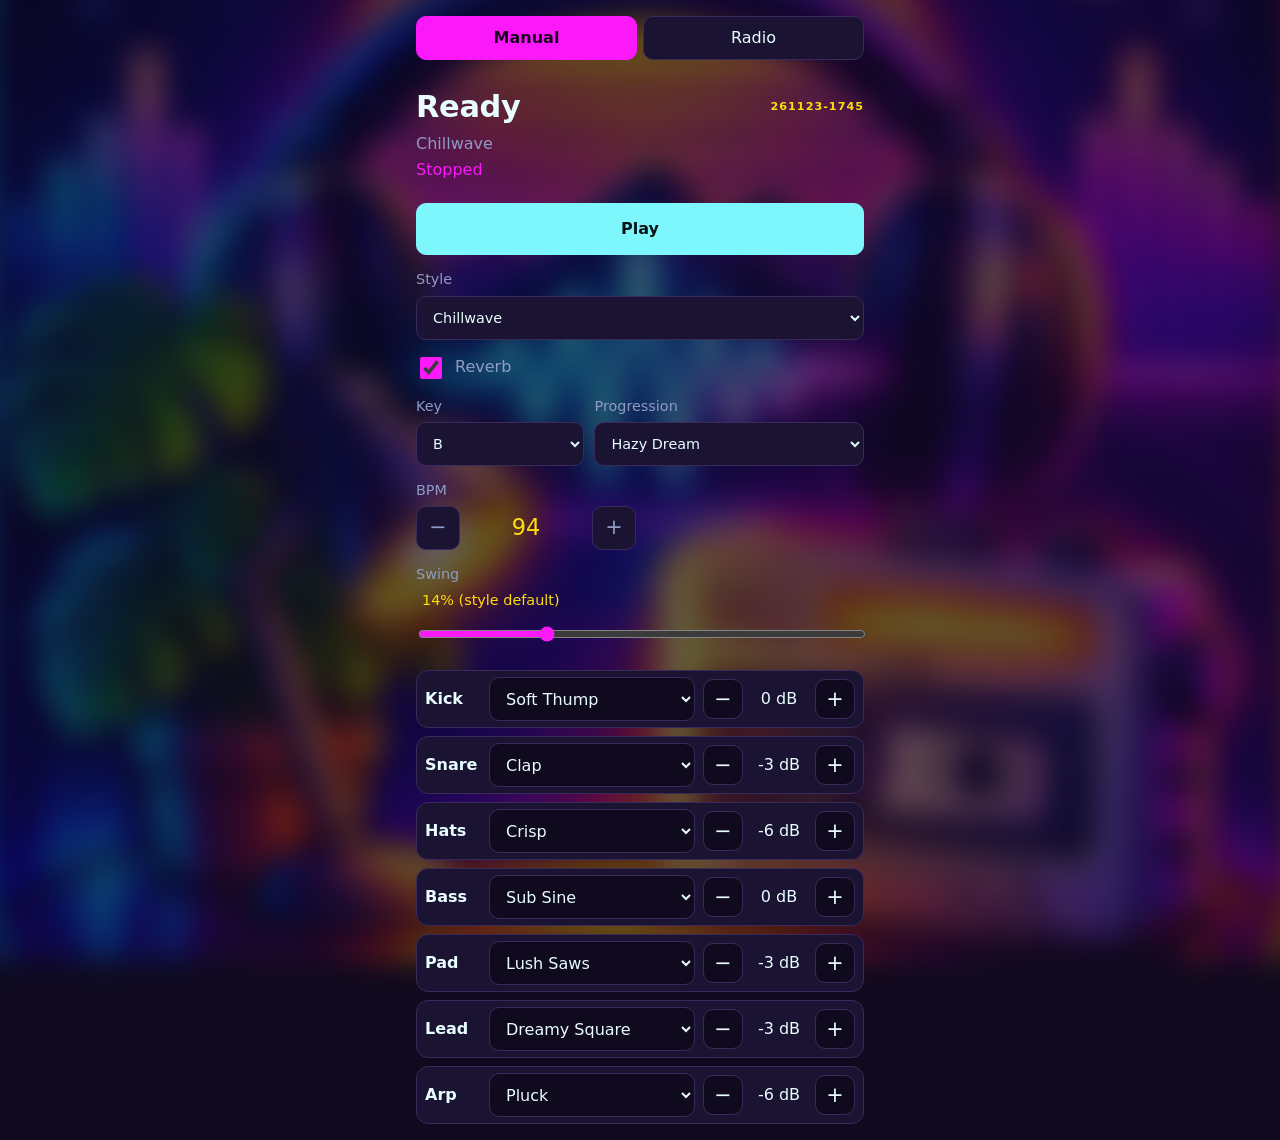
<file: index.html>
<!DOCTYPE html>
<html lang="en">
<head>
  <meta charset="utf-8">
  <meta name="viewport" content="width=device-width, initial-scale=1, viewport-fit=cover">
  <meta name="theme-color" content="#0f0a1e">
  <title>Chill Radio</title>
  <link rel="manifest" href="manifest.json">
  <link rel="icon" href="app-icons/app-icon-192.png">
  <link rel="apple-touch-icon" href="app-icons/app-icon-192.png">
  <link rel="stylesheet" href="css/style.css">
</head>
<body>
  <main>
    <div class="seg" role="group" aria-label="Mode">
      <button data-mode="manual" aria-pressed="true">Manual</button>
      <button data-mode="radio" aria-pressed="false">Radio</button>
    </div>

    <section class="now" aria-live="polite">
      <div class="titlebar">
        <h1 id="title">Ready</h1>
        <!-- build stamp: tap to show the event log -->
        <span class="build" id="ver">261123-1745</span>
      </div>
      <p id="meta"></p>
      <p id="section">Stopped</p>
      <p id="active"></p>
      <pre id="dbg" hidden></pre>
    </section>

    <div class="transport">
      <button id="play" class="primary">Play</button>
      <button id="next" hidden>Next song</button>
    </div>

    <label class="field">Style <select id="style"></select></label>
    <label class="check" id="all-styles-row" hidden><input type="checkbox" id="all-styles"> Radio hops between styles</label>
    <fieldset class="pool" id="radio-pool" hidden>
      <legend id="pool-title">Styles in rotation</legend>
      <div class="pool-actions">
        <button type="button" id="pool-all">Select all</button>
        <button type="button" id="pool-none">Select none</button>
      </div>
      <div id="pool-list"></div>
      <p id="pool-hint" hidden>Nothing ticked: Radio will hop between all styles.</p>
    </fieldset>

    <label class="check"><input type="checkbox" id="reverb"> Reverb</label>

    <div class="grid">
      <label class="field">Key <select id="key"></select></label>
      <label class="field">Progression <select id="prog"></select></label>
    </div>

    <div class="field">BPM
      <div class="level big">
        <button id="bpm-down" aria-label="Slower">−</button>
        <output id="bpm">0</output>
        <button id="bpm-up" aria-label="Faster">+</button>
      </div>
    </div>

    <div class="field">Swing <output id="swing-out"></output>
      <input type="range" id="swing" min="0" max="50" step="1" aria-label="Swing">
      <button id="swing-reset" type="button" hidden>Use style default</button>
    </div>

    <section id="mixer" aria-label="Instruments"></section>
  </main>
  <script type="module" src="js/app.js"></script>
</body>
</html>
</file>
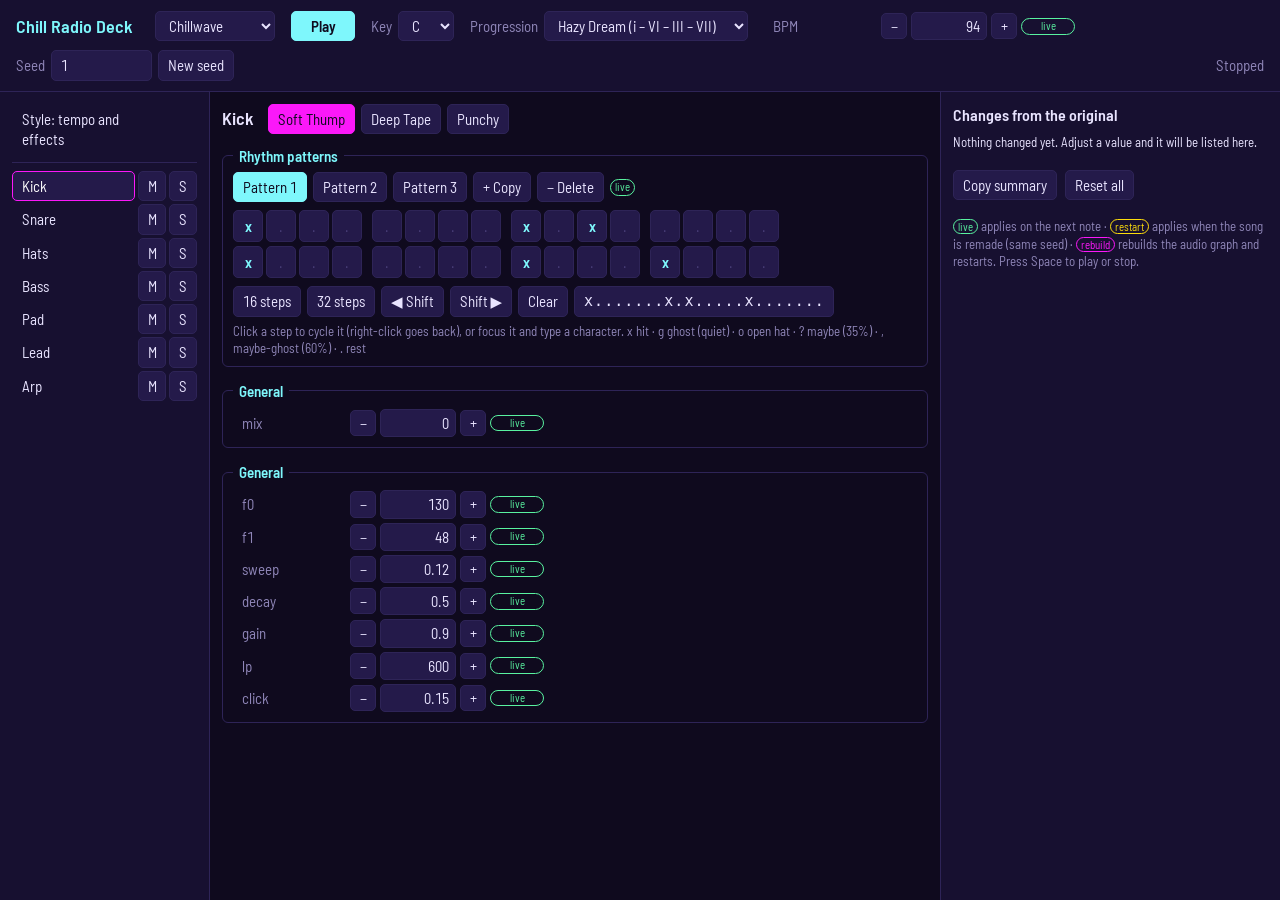
<file: deck/index.html>
<!DOCTYPE html>
<html lang="en">
<head>
<meta charset="utf-8">
<meta name="viewport" content="width=device-width, initial-scale=1">
<title>Chill Radio Deck</title>
<link rel="stylesheet" href="https://fonts.googleapis.com/css2?family=Barlow+Semi+Condensed:wght@400;500;600&display=swap">
<style>
:root{--bg:#0f0a1e;--panel:#171030;--line:#2e2457;--text:#e9e4ff;--dim:#8f86b8;--cy:#7ef7fc;--pu:#fb18f9;--ye:#fddd0c;--ok:#59f2a0}
*{box-sizing:border-box}
html,body{height:100%;margin:0}
body{background:var(--bg);color:var(--text);font:15px/1.35 'Barlow Semi Condensed',system-ui,sans-serif;font-variant-numeric:tabular-nums;display:grid;grid-template-rows:auto 1fr}
header{display:flex;flex-wrap:wrap;gap:8px 16px;align-items:center;padding:10px 16px;background:var(--panel);border-bottom:1px solid var(--line)}
.brand{font-size:18px;font-weight:600;color:var(--cy);margin-right:6px}
header label{display:flex;gap:6px;align-items:center;color:var(--dim)}
main{display:grid;grid-template-columns:210px 1fr 340px;min-height:0}
nav,section,aside{overflow:auto;padding:12px;min-height:0}
nav,aside{background:var(--panel)}
nav{border-right:1px solid var(--line)}aside{border-left:1px solid var(--line)}
button,select,input{font:inherit;color:var(--text);background:#241a4a;border:1px solid var(--line);border-radius:5px;padding:4px 9px}
button{cursor:pointer}button:hover{border-color:var(--cy)}
:focus-visible{outline:2px solid var(--cy);outline-offset:1px}
.primary{background:var(--cy);color:#0f0a1e;font-weight:600;border-color:var(--cy);min-width:64px}
#apply{background:var(--ye);color:#0f0a1e;border-color:var(--ye);font-weight:600}
#status{color:var(--dim);margin-left:auto}
.role{display:grid;grid-template-columns:1fr 28px 28px;gap:3px;margin-bottom:3px}
.role .name{text-align:left;border-color:transparent;background:transparent}
.role .name.on{background:#241a4a;border-color:var(--pu);color:#fff}
.role .on2{background:var(--pu);color:#0f0a1e;border-color:var(--pu)}
.role button:not(.name){padding:2px 0}
nav hr{border:0;border-top:1px solid var(--line);margin:8px 0}
h2{font-size:16px;font-weight:600;margin:0 0 8px}
.tabs{display:flex;gap:6px;margin:0 0 12px;flex-wrap:wrap;align-items:center}
.tabs b{margin-right:8px;font-size:18px;font-weight:600}
.tabs .on{background:var(--pu);color:#0f0a1e;border-color:var(--pu)}
.groups{columns:2 360px;column-gap:16px}
fieldset{break-inside:avoid;margin:0 0 14px;border:1px solid var(--line);border-radius:6px;padding:6px 10px 8px}
legend{color:var(--cy);padding:0 6px;font-weight:600}
.f{display:grid;grid-template-columns:104px 26px 76px 26px 54px 24px;gap:4px;align-items:center;padding:2px 0 2px 6px;border-left:3px solid transparent}
.f label{color:var(--dim);overflow:hidden;text-overflow:ellipsis;white-space:nowrap}
.f input{width:100%;text-align:right;padding:3px 6px}
.f button{padding:2px 0}
.f select{grid-column:3/5;width:100%}
.f.ch{border-left-color:var(--ye)}.f.ch input{color:var(--ye)}.f.ch label{color:var(--text)}
.f:not(.ch) .r{visibility:hidden}
.t{font-style:normal;font-size:11px;text-align:center;border-radius:9px;padding:0 4px}
.t.live{color:var(--ok);border:1px solid var(--ok)}.t.rebuild{color:var(--pu);border:1px solid var(--pu)}.t.remake{color:var(--ye);border:1px solid var(--ye)}
#diff{white-space:pre-wrap;font:13px/1.45 'Barlow Semi Condensed',system-ui,sans-serif;margin:0 0 10px;color:var(--text)}
.acts{display:flex;gap:8px;position:sticky;bottom:0;background:var(--panel);padding:8px 0}
.dim{color:var(--dim)}
.pats{margin:0 0 14px}
.pats .tabs{margin:0 0 8px}.pats .tabs button.on{background:var(--cy);color:#0f0a1e;border-color:var(--cy)}
.grid{display:grid;grid-template-columns:repeat(16,auto);justify-content:start;gap:4px 3px;margin:0 0 8px}
.cell{width:30px;height:32px;padding:0;font-weight:600;color:var(--cy)}
.cell.off{color:#4a3f7a;font-weight:400}
.cell.beat{margin-left:7px}.cell:nth-child(16n+1){margin-left:0}
.prow{display:flex;flex-wrap:wrap;gap:6px;align-items:center;margin:0 0 6px}
.raw{width:260px;text-align:left;font-family:ui-monospace,Menlo,Consolas,monospace;letter-spacing:1px}
.phint{color:var(--dim);font-size:13px}
.legend{margin-top:10px;font-size:13px;color:var(--dim)}
</style>
</head>
<body>
<header>
  <span class="brand">Chill Radio Deck</span>
  <select id="style" aria-label="Style"></select>
  <button id="play" class="primary">Play</button>
  <label>Key <select id="key"></select></label>
  <label>Progression <select id="prog"></select></label>
  <span id="bpmbox"></span>
  <label>Seed <input id="seed" size="9"> <button id="newseed">New seed</button></label>
  <button id="apply" hidden></button>
  <span id="status">Stopped</span>
</header>
<main>
  <nav id="rail" aria-label="Roles"></nav>
  <section id="editor"></section>
  <aside>
    <h2>Changes from the original</h2>
    <pre id="diff"></pre>
    <div class="acts"><button id="copy">Copy summary</button><button id="reset">Reset all</button></div>
    <p class="legend"><i class="t live">live</i> applies on the next note · <i class="t remake">restart</i> applies when the song is remade (same seed) · <i class="t rebuild">rebuild</i> rebuilds the audio graph and restarts. Press Space to play or stop.</p>
  </aside>
</main>
<script>
// Diagnostic: if the module below never finishes starting, say why on the page instead of staying blank.
(function(){
  const show=m=>{const d=document.createElement('div');d.style.cssText='position:fixed;inset:70px 20px auto 20px;z-index:9;background:#3a1030;color:#fff;border:2px solid #fb18f9;border-radius:8px;padding:14px 18px;font:15px/1.5 system-ui,sans-serif;white-space:pre-wrap';d.textContent=m;document.body.append(d)};
  addEventListener('error',e=>show('Script error: '+(e.message||'a file failed to load')+'\nPage: '+location.href));
  addEventListener('unhandledrejection',e=>show('Startup error: '+(e.reason&&e.reason.message||e.reason)+'\nPage: '+location.href));
  setTimeout(()=>{if(!window.__deckReady)show('The Deck did not start.\nPage: '+location.href+'\n\nMost likely causes:\n• The page was opened as a file (file://). Serve the repo root instead, e.g. run  python3 -m http.server  in the chillradio folder and open http://localhost:8000/deck/\n• The deck folder is not directly inside the repo root next to js/ (the page imports ../js/engine/audio.js).\n\nPress F12, open Console, and send me the first red error.')},2500);
})();
</script>
<script type="module">
import { AudioEngine } from '../js/engine/audio.js';
import { Sequencer } from '../js/engine/sequencer.js';
import { makeSong } from '../js/engine/song.js';
import { KEY_NAMES, SCALES, CHORD_TYPES } from '../js/engine/music.js';
import { STYLES } from '../js/styles/index.js';

const $ = s => document.querySelector(s);
const h = (t, a = {}, ...k) => { const e = document.createElement(t); Object.assign(e, a); e.append(...k); return e; };
const clone = o => Array.isArray(o) ? o.map(clone) : o && typeof o === 'object' ? Object.fromEntries(Object.entries(o).map(([k, v]) => [k, clone(v)])) : o;
const get = (o, p) => p.reduce((a, k) => a?.[k], o);
const put = (o, p, v) => { get(o, p.slice(0, -1))[p.at(-1)] = v; };
const fmt = v => +Number(v).toPrecision(6);
const stepOf = v => { const a = Math.abs(v); return a < 1e-9 ? 0.01 : 10 ** (Math.floor(Math.log10(a)) - 1); };
const mulberry = a => () => { a |= 0; a = a + 0x6D2B79F5 | 0; let t = Math.imul(a ^ a >>> 15, 1 | a); t = t + Math.imul(t ^ t >>> 7, 61 | t) ^ t; return ((t ^ t >>> 14) >>> 0) / 4294967296; };

const ROM = ['I', 'II', 'III', 'IV', 'V', 'VI', 'VII'];
const progLabel = p => {
  const sc = SCALES[p.scale] || SCALES.major;
  return p.chords.map(c => {
    let d = sc.indexOf(c.r), acc = '';
    if (d < 0) { if (sc.indexOf(c.r + 1) >= 0) { d = sc.indexOf(c.r + 1); acc = '♭'; } else { d = sc.indexOf(c.r - 1); acc = '♯'; } }
    const iv = (CHORD_TYPES[c.t] || [0, 4, 7]).map(x => x % 12);
    let n = ROM[d] ?? '?';
    if (iv.includes(3)) n = n.toLowerCase();
    if (iv.includes(6) && iv.includes(3)) n += '°';
    return acc + n;
  }).join(' – ');
};
const ALPHA = { drum: '.xgo?,', bass: '.rbf5jo', wobble: '.rbf5jo', arp: '.0123456789', comp: '.12345678', chop: '.1234' };
const PHINT = {
  drum: 'x hit · g ghost (quiet) · o open hat · ? maybe (35%) · , maybe-ghost (60%) · . rest',
  bass: 'r root · b third · f fourth · 5 fifth · j minor 7th · o octave up · . rest. A note holds until the next one.',
  arp: 'a digit is a chord tone (0 = root, wraps up an octave) · . rest. A pattern starting with ~ (~wander, ~scatter, optional step like ~wander2) is a random walk.',
  comp: 'a digit is a stab and its length in steps · . rest',
  chop: 'a digit is how many stutter repeats fit in that step · . rest'
};
ALPHA.wobble = ALPHA.bass; PHINT.wobble = PHINT.bass;
const HINT = { freq: 'Cutoff (Hz). Lower is darker, higher is brighter', q: 'Resonance. Higher rings more', gain: 'Loudness of this voice', a: 'Attack time (s)', d: 'Decay time (s)', s: 'Sustain level (0–1)', r: 'Release time (s)', detune: 'Detune in cents', mult: 'Frequency multiplier (2 = one octave up)', env: 'Extra cutoff at note start (Hz) that decays away', decay: 'Decay time (s)', rate: 'Speed', depth: 'Depth', lo: 'Lowest value', hi: 'Highest value', f0: 'Start pitch (Hz)', f1: 'End pitch (Hz)', mix: 'Channel level (dB). Below −24 is off', rev: 'Reverb send', dly: 'Delay send', drive: 'Distortion amount', swing: 'Off-beat delay as a fraction of a 16th', feedback: 'Delay repeats (0–1)', seconds: 'Reverb length (s)', beats: 'Delay time in beats', tone: 'Style-wide low-pass (Hz)', hp: 'High-pass before the reverb (Hz)', from: 'Glide start, as a multiple of the note', time: 'Glide time (s)', release: 'Pump recovery (s)', noiseFreq: 'Noise centre (Hz)', toneGain: 'Tonal body level', click: 'Click level', sweep: 'Sweep range (Hz)', maxHold: 'Longest bass note (steps)' };
const GROUP = { general: 'General', amp: 'Envelope', filter: 'Filter', wob: 'Wobble', vibrato: 'Vibrato', glide: 'Glide', pump: 'Pump', send: 'Effect sends', rhythm: 'Melody rhythm', bpm: 'Tempo', fx: 'Effects', reverb: 'Reverb', delay: 'Delay' };
const WAVES = ['sine', 'triangle', 'square', 'sawtooth'], FILTERS = ['lowpass', 'highpass', 'bandpass', 'notch'];
const SKIP = ['id', 'label', 'part', 'kind', 'patterns', 'rhythms', 'voices'];

// Which changes apply when. voices and mix are read at every note; effects, sends, drive and pump are built once
// per style (rebuild); everything else is fixed when a song is made (restart).
const tagOf = p => p[0] === 'fx' ? 'rebuild' : p[0] === 'swing' ? 'live'
  : p[0] === 'roles' ? (p[2] === 'voices' || p[2] === 'mix' || p[2] === 'patterns' ? 'live' : ['send', 'drive', 'pump'].includes(p[2]) ? 'rebuild' : 'remake') : 'remake';

const engine = new AudioEngine();
const seq = new Sequencer(engine, { onPhrase() {}, onEnd() {}, onResync() {}, onError(e) { console.warn('seq', e); } });

let P, W, song = null, playing = false, pend = null;
let sel = { role: 0, voice: {}, pat: {} }, seed = 1, key = 0, prog = 0, bpm = 80, solo = null, si = 0;
const muted = new Set();

const eff = r => (solo != null ? solo === r.id : !muted.has(r.id)) ? (r.mix ?? 0) : -99;
const levels = () => Object.fromEntries(W.roles.map(r => [r.id, eff(r)]));
const applyLevels = () => { if (playing) W.roles.forEach(r => engine.setLevel(r.id, eff(r))); };

// ---- A number field: − / + buttons (hold to repeat), typing, ↑/↓ (Shift ×10, Alt ×0.1), reset ----
function num({ label, val, orig, step, min = 0, tag, hint, set }) {
  let v = val;
  const row = h('div', { className: 'f', title: hint || '' });
  const inp = h('input', { value: fmt(v), inputMode: 'decimal' });
  const go = n => { n = fmt(Math.max(min, n)); v = n; inp.value = n; row.classList.toggle('ch', orig !== undefined && n !== orig); set(n); };
  const bump = (d, e) => go(v + d * step * (e.shiftKey ? 10 : e.altKey ? 0.1 : 1));
  const btn = (t, d) => {
    const b = h('button', { textContent: t, tabIndex: -1 }); let to, id;
    const stop = () => { clearTimeout(to); clearInterval(id); };
    b.onpointerdown = e => { bump(d, e); to = setTimeout(() => { id = setInterval(() => bump(d, e), 70); }, 350); };
    b.onpointerup = b.onpointerleave = stop;
    return b;
  };
  inp.onchange = () => { const n = parseFloat(inp.value); isNaN(n) ? (inp.value = fmt(v)) : go(n); };
  inp.onkeydown = e => { if (e.key === 'ArrowUp' || e.key === 'ArrowDown') { e.preventDefault(); bump(e.key === 'ArrowUp' ? 1 : -1, e); } };
  row.append(h('label', { textContent: label }), btn('−', -1), inp, btn('+', 1), h('i', { className: 't ' + tag, textContent: tag }),
    h('button', { className: 'r', textContent: '↺', title: 'Reset to original', onclick: () => go(orig) }));
  row.classList.toggle('ch', orig !== undefined && v !== orig);
  return row;
}

function control(p, label) {
  const v = get(W, p), o = get(P, p), last = String(p.at(-1)), tag = tagOf(p);
  const done = () => touched(p);
  if (typeof v === 'number') {
    return num({ label, val: v, orig: o, step: stepOf(o ?? v), tag, hint: HINT[last],
      min: /detune|mix/.test(last) ? -60 : 0, set: n => { put(W, p, n); done(); } });
  }
  const row = h('div', { className: 'f' + (v !== o ? ' ch' : ''), title: HINT[last] || '' }, h('label', { textContent: label }));
  const opts = last === 'type' ? (p.includes('osc') ? WAVES : FILTERS) : null;
  if (typeof v === 'boolean') row.append(h('input', { type: 'checkbox', checked: v, onchange: e => { put(W, p, e.target.checked); row.classList.toggle('ch', e.target.checked !== o); done(); } }));
  else if (opts) {
    const s = h('select'); opts.forEach(x => s.append(h('option', { value: x, textContent: x, selected: x === v })));
    s.onchange = () => { put(W, p, s.value); row.classList.toggle('ch', s.value !== o); done(); };
    row.append(s);
  } else row.append(h('span', { className: 'dim', textContent: v }));
  row.append(h('span'), h('span'), h('i', { className: 't ' + tag, textContent: tag }));
  return row;
}

function leaves(o, base, out = []) {
  if (Array.isArray(o)) o.forEach((x, i) => leaves(x, [...base, i], out));
  else if (o && typeof o === 'object') for (const k in o) leaves(o[k], [...base, k], out);
  else if (['number', 'string', 'boolean'].includes(typeof o)) out.push(base);
  return out;
}

function groups(base, paths, into) {
  const gs = new Map();
  for (const p of paths) {
    const rel = p.slice(base.length);
    const g = rel.length === 1 ? 'general' : rel[0] === 'osc' ? 'osc ' + (+rel[1] + 1) : rel[0];
    const lab = rel.length === 1 ? rel[0] : rel[0] === 'osc' ? rel.slice(2).join('.') : rel.slice(1).join('.');
    if (!gs.has(g)) gs.set(g, []);
    gs.get(g).push([p, lab]);
  }
  for (const [g, list] of gs) {
    const fs = h('fieldset', {}, h('legend', { textContent: g.startsWith('osc ') ? 'Oscillator ' + g.slice(4) : GROUP[g] || g }));
    list.forEach(([p, l]) => fs.append(control(p, l)));
    into.append(fs);
  }
}

// ---- Rendering ----
function renderRail() {
  const rail = $('#rail'); rail.textContent = '';
  const item = (label, i, id) => {
    const row = h('div', { className: 'role' });
    row.append(h('button', { className: 'name' + (sel.role === i ? ' on' : ''), textContent: label, onclick: () => { sel.role = i; renderRail(); renderEditor(); } }));
    if (id) row.append(
      h('button', { textContent: 'M', title: 'Mute', className: muted.has(id) ? 'on2' : '', onclick: () => { muted.has(id) ? muted.delete(id) : muted.add(id); applyLevels(); renderRail(); } }),
      h('button', { textContent: 'S', title: 'Solo', className: solo === id ? 'on2' : '', onclick: () => { solo = solo === id ? null : id; applyLevels(); renderRail(); } }));
    rail.append(row);
  };
  item('Style: tempo and effects', -1);
  rail.append(h('hr'));
  W.roles.forEach((r, i) => item(r.label, i, r.id));
}

function patternBlock(r) {
  const ab = ALPHA[r.part], pats = r.patterns;
  if (!pats || !ab) return null;
  const k = sel.pat[r.id] = Math.min(sel.pat[r.id] ?? 0, pats.length - 1);
  const cur = () => pats[k];
  const fs = h('fieldset', { className: 'pats' }, h('legend', { textContent: 'Rhythm patterns' }));
  const commit = () => { if (song) song.patterns[r.id] = pats[sel.pat[r.id]]; refreshDiff(); renderEditor(); };
  const top = h('div', { className: 'tabs' });
  pats.forEach((str, j) => top.append(h('button', { textContent: 'Pattern ' + (j + 1), className: j === k ? 'on' : '', title: str,
    onclick: () => { sel.pat[r.id] = j; commit(); } })));
  top.append(
    h('button', { textContent: '+ Copy', title: 'Duplicate this pattern as a new one', onclick: () => { pats.splice(k + 1, 0, cur()); sel.pat[r.id] = k + 1; commit(); } }),
    h('button', { textContent: '− Delete', title: 'Remove this pattern (one must remain)', onclick: () => { if (pats.length > 1) { pats.splice(k, 1); sel.pat[r.id] = Math.max(0, k - 1); commit(); } } }),
    h('i', { className: 't live', textContent: 'live' }));
  const raw = h('input', { className: 'raw', spellcheck: false, title: 'Type the whole pattern' });
  const cells = [];
  const paint = () => { const str = cur(); cells.forEach((c, i) => { c.textContent = str[i]; c.className = 'cell' + (str[i] === '.' ? ' off' : '') + (i % 4 === 0 ? ' beat' : ''); }); raw.value = str; };
  const save = str => { pats[k] = str; if (song && sel.pat[r.id] === k) song.patterns[r.id] = str; refreshDiff(); paint(); };
  const put1 = (i, ch) => { const a = [...cur()]; a[i] = ch; save(a.join('')); };
  const special = cur().startsWith('~');
  const grid = h('div', { className: 'grid' });
  if (!special) [...cur()].forEach((_, i) => {
    const b = h('button', { onclick: () => put1(i, ab[(ab.indexOf(cur()[i]) + 1) % ab.length]),
      oncontextmenu: e => { e.preventDefault(); put1(i, ab[(ab.indexOf(cur()[i]) - 1 + ab.length) % ab.length]); },
      onkeydown: e => { if (e.key.length === 1 && ab.includes(e.key)) { put1(i, e.key); cells[i + 1]?.focus(); } else if (e.key === 'ArrowRight') cells[i + 1]?.focus(); else if (e.key === 'ArrowLeft') cells[i - 1]?.focus(); } });
    cells.push(b); grid.append(b);
  });
  raw.onchange = () => {
    const v = raw.value.trim(), clean = v.startsWith('~') ? v : [...v].filter(c => ab.includes(c)).join('');
    if (!clean) return paint();
    const relayout = clean.length !== cur().length || clean.startsWith('~') !== special;
    save(clean); if (relayout) renderEditor();
  };
  const tool = (t, title, fn) => h('button', { textContent: t, title, onclick: fn });
  const row = h('div', { className: 'prow' },
    tool('16 steps', 'One bar', () => { if (!special) { save(cur().slice(0, 16)); renderEditor(); } }),
    tool('32 steps', 'Two bars', () => { if (!special && cur().length < 32) { save((cur() + cur()).slice(0, 32)); renderEditor(); } }),
    tool('◀ Shift', 'Rotate left one step', () => { if (!special) save(cur().slice(1) + cur()[0]); }),
    tool('Shift ▶', 'Rotate right one step', () => { if (!special) save(cur().at(-1) + cur().slice(0, -1)); }),
    tool('Clear', 'Rests everywhere', () => { if (!special) save('.'.repeat(cur().length)); }),
    raw);
  fs.append(top, grid, row, h('div', { className: 'phint', textContent: 'Click a step to cycle it (right-click goes back), or focus it and type a character. ' + (PHINT[r.part] || '') }));
  paint();
  return fs;
}

function renderEditor() {
  const ed = $('#editor'); ed.textContent = '';
  const box = h('div', { className: 'groups' });
  if (sel.role < 0) {
    ed.append(h('div', { className: 'tabs' }, h('b', { textContent: W.name })));
    groups([], leaves({ bpm: W.bpm, swing: W.swing, fx: W.fx }, []), box);
    return ed.append(box);
  }
  const r = W.roles[sel.role], vi = sel.voice[r.id] ?? 0, base = ['roles', sel.role];
  const tabs = h('div', { className: 'tabs' }, h('b', { textContent: r.label }));
  r.voices.forEach((v, j) => tabs.append(h('button', { textContent: v.name, className: j === vi ? 'on' : '', title: 'Choose the voice that plays', onclick: () => {
    sel.voice[r.id] = j; if (song) song.voices[r.id] = r.voices[j]; renderEditor();
  } })));
  ed.append(tabs);
  const pb = patternBlock(r); if (pb) ed.append(pb);
  const ro = Object.fromEntries(Object.entries(r).filter(([k]) => !SKIP.includes(k)));
  groups(base, leaves(ro, base), box);
  const vb = [...base, 'voices', vi, 'p'];
  groups(vb, leaves(r.voices[vi].p, vb), box);
  ed.append(box);
}

function diffLines() {
  const out = [];
  const walk = (a, b, p) => {
    if (typeof a === 'function') return;
    if (Array.isArray(a) && p.at(-1) === 'patterns') { if (a.join('|') !== (b || []).join('|')) out.push([p, '[' + (b || []).map(x => `"${x}"`).join(', ') + ']', '[' + a.map(x => `"${x}"`).join(', ') + ']']); return; }
    if (a && typeof a === 'object') { for (const k in a) walk(a[k], b?.[k], [...p, k]); return; }
    if (a !== b) out.push([p, b, a]);
  };
  walk(W, P, []);
  return out.map(([p, was, now]) => {
    let name = p.join('.');
    if (p[0] === 'roles') {
      const r = W.roles[p[1]];
      name = r.label + ' › ' + (p[2] === 'voices' ? r.voices[p[3]].name + ' › ' + p.slice(5).join('.') : p.slice(2).join('.'));
    }
    return `${name}: ${was} → ${now} (${tagOf(p)})`;
  });
}

function summary() {
  const d = diffLines();
  return [`Chill Radio Deck summary`, `Style: ${W.id} (${W.name})`,
    `Seed ${seed}, key ${KEY_NAMES[key]}, progression "${W.progressions[prog].name}", BPM ${bpm}`,
    `Patterns playing: ${W.roles.filter(r => r.patterns).map(r => `${r.label}: ${r.patterns[Math.min(sel.pat[r.id] ?? 0, r.patterns.length - 1)]}`).join('; ')}`,
    `Voices playing: ${W.roles.map(r => `${r.label}: ${r.voices[sel.voice[r.id] ?? 0].name}`).join('; ')}`,
    muted.size || solo ? `Muted/solo while tuning: ${solo ? 'solo ' + solo : [...muted].join(', ')}` : '',
    `Changes from the original (${d.length}):`, ...(d.length ? d : ['none'])].filter(Boolean).join('\n');
}

const refreshDiff = () => { const d = diffLines(); $('#diff').textContent = d.length ? d.join('\n') : 'Nothing changed yet. Adjust a value and it will be listed here.'; };
function refreshBar() {
  $('#play').textContent = playing ? 'Stop' : 'Play';
  $('#status').textContent = playing && song ? `Playing “${song.title}”` : 'Stopped';
  const a = $('#apply'); a.hidden = !pend;
  a.textContent = pend === 'rebuild' ? 'Apply: rebuild audio and restart' : 'Apply: remake song (same seed)';
}
function touched(p) {
  const t = tagOf(p);
  if (p[0] === 'roles' && p[2] === 'mix') applyLevels();
  if (t === 'rebuild') pend = 'rebuild'; else if (t === 'remake' && pend !== 'rebuild') pend = 'remake';
  refreshBar(); refreshDiff();
}

// ---- Playback (Manual mode: one song, all roles, chords loop) ----
function remake() {
  const o = { key, bpm, progression: W.progressions[prog], voices: Object.fromEntries(W.roles.map(r => [r.id, r.voices[sel.voice[r.id] ?? 0].name])) };
  o.keep = { patterns: Object.fromEntries(W.roles.filter(r => r.patterns).map(r => [r.id, r.patterns[Math.min(sel.pat[r.id] ?? 0, r.patterns.length - 1)]])) };
  song = makeSong(W, o, mulberry(seed));
  song.bpm = bpm;
  const all = new Set(W.roles.map(r => r.id));
  seq.start(song, i => ({ chord: i, active: all, section: 'Jam' }));
  pend = null; refreshBar();
}
async function play() {
  engine.reverbOn = true;
  await engine.start();
  engine.irCache = {};
  engine.setStyle(W, levels());
  playing = true; remake();
}
function stop() { seq.close(); engine.stop(); playing = false; song = null; refreshBar(); }
async function apply() {
  if (pend === 'rebuild') { stop(); await play(); } else if (playing) remake(); else { pend = null; refreshBar(); }
}

function load(i) {
  if (playing) stop();
  si = i; P = STYLES[i]; W = clone(P);
  sel = { role: 0, voice: {}, pat: {} }; key = 0; prog = 0; bpm = P.bpm.def; muted.clear(); solo = null; pend = null;
  $('#prog').replaceChildren(...W.progressions.map((p, j) => h('option', { value: j, textContent: `${p.name}  (${progLabel(p)})` })));
  $('#bpmbox').replaceChildren(num({ label: 'BPM', val: bpm, step: 1, min: 30, tag: 'live', set: n => { bpm = n; if (song) { song.bpm = n; engine.setTempo(n); } } }));
  renderRail(); renderEditor(); refreshDiff(); refreshBar();
}

$('#style').replaceChildren(...STYLES.map((s, i) => h('option', { value: i, textContent: s.name })));
$('#key').replaceChildren(...KEY_NAMES.map((k, i) => h('option', { value: i, textContent: k })));
$('#seed').value = seed;
$('#style').onchange = e => load(+e.target.value);
$('#key').onchange = e => { key = +e.target.value; if (playing) remake(); };
$('#prog').onchange = e => { prog = +e.target.value; if (playing) remake(); };
$('#seed').onchange = e => { seed = parseInt(e.target.value) || 1; e.target.value = seed; if (playing) remake(); };
$('#newseed').onclick = () => { seed = 1 + Math.floor(Math.random() * 99999); $('#seed').value = seed; if (playing) remake(); };
$('#play').onclick = () => (playing ? stop() : play());
$('#apply').onclick = apply;
$('#copy').onclick = async e => { try { await navigator.clipboard.writeText(summary()); e.target.textContent = 'Copied'; } catch { e.target.textContent = 'Copy failed'; } setTimeout(() => { e.target.textContent = 'Copy summary'; }, 1500); };
$('#reset').onclick = async () => { const was = playing; load(si); $('#key').value = 0; if (was) await play(); };
addEventListener('keydown', e => { if (e.code === 'Space' && !['INPUT', 'BUTTON', 'SELECT'].includes(e.target.tagName)) { e.preventDefault(); playing ? stop() : play(); } });
load(0);
window.__deckReady = true;
</script>
</body>
</html>
</file>
<file: css/style.css>
:root {
  --bg: #0f0a1e;
  --surface: #1a1332;
  --line: #3a2a5c;
  --text: #e8fdff;
  --muted: #8f9bc4;
  --accent: #7ef7fc;     /* neon cyan: primary actions, focus */
  --accent2: #fb18f9;    /* purple: mode + section state */
  --accent3: #fddd0c;    /* yellow: build stamp, tempo */
  --on-accent: #06141a;
  color-scheme: dark;
}
* { box-sizing: border-box; }
html { background: var(--bg); }
html, body { margin: 0; color: var(--text); }

#dbg { white-space: pre-wrap; font-size: 0.7rem; max-height: 40vh; overflow: auto; color: var(--muted); }
.build { cursor: pointer; }

body::before {
  content: "";
  position: fixed;
  inset: -60px;                /* oversized so the blur doesn't fade at the edges */
  z-index: -1;
  background: url("../app-icons/app-icon-512.png") center / cover no-repeat;
  filter: blur(15px) saturate(1.2);
  opacity: 0.35;               /* dims the image; --bg shows through underneath */
  pointer-events: none;
}

body {
  font: 16px/1.4 system-ui, sans-serif;
  padding: env(safe-area-inset-top) env(safe-area-inset-right) env(safe-area-inset-bottom) env(safe-area-inset-left);
}
main { max-width: 480px; margin: 0 auto; padding: 16px; display: grid; gap: 14px; }

button, select {
  font: inherit; color: inherit; background: var(--surface);
  border: 1px solid var(--line); border-radius: 10px; min-height: 44px; padding: 0 12px;
}
button:active { background: var(--line); }
button:focus-visible, select:focus-visible, input:focus-visible { outline: 2px solid var(--accent); outline-offset: 2px; }
[hidden] { display: none !important; }

.seg { display: grid; grid-template-columns: 1fr 1fr; gap: 6px; }
.seg button[aria-pressed="true"] { background: var(--accent2); color: #1a0620; border-color: var(--accent2); font-weight: 600; }

.now { padding: 12px 0 4px; }
.titlebar { display: flex; justify-content: space-between; align-items: center; gap: 12px; }
.now h1 { margin: 0; font-size: 1.9rem; font-weight: 600; letter-spacing: -0.01em; min-width: 0; }
.build { font-size: 0.7rem; font-weight: 600; color: var(--accent3); letter-spacing: 1px; font-variant-numeric: tabular-nums; white-space: nowrap; }
.now p { margin: 4px 0 0; color: var(--muted); }
#section { color: var(--accent2); }

.transport { display: grid; grid-auto-flow: column; grid-auto-columns: 1fr; gap: 8px; }
.primary { background: var(--accent); color: var(--on-accent); border-color: var(--accent); font-weight: 600; min-height: 52px; }
.primary:active { background: #b5fbfe; }

.field { display: grid; gap: 6px; color: var(--muted); font-size: 0.9rem; }
.field select { color: var(--text); width: 100%; }
.check { display: flex; gap: 10px; align-items: center; color: var(--muted); }
.check input { width: 22px; height: 22px; accent-color: var(--accent2); }
.pool { border: 1px solid var(--line); border-radius: 10px; padding: 10px 12px 12px; display: grid; gap: 10px; margin: 0; }
.pool legend { color: var(--muted); font-size: 0.9rem; padding: 0 6px; }
.pool-actions { display: grid; grid-template-columns: 1fr 1fr; gap: 8px; }
.pool-actions button { min-height: 40px; }
#pool-list { display: grid; gap: 8px; }
#pool-hint { margin: 0; color: var(--muted); font-size: 0.85rem; }
.grid { display: grid; grid-template-columns: 1fr 1.6fr; gap: 10px; }

.level { display: grid; grid-template-columns: 44px 1fr 44px; align-items: center; gap: 4px; }
.level button { padding: 0; font-size: 1.3rem; }
.level output { text-align: center; font-variant-numeric: tabular-nums; color: var(--text); }
.level.big { max-width: 220px; }
.level.big output { font-size: 1.4rem; color: var(--accent3); }

#mixer { display: grid; gap: 8px; margin-top: 4px; }
.row {
  display: grid; grid-template-columns: 56px 1fr auto; align-items: center; gap: 8px;
  background: var(--surface); border: 1px solid var(--line); border-radius: 12px; padding: 6px 8px;
}
.row .name { font-weight: 600; }
.row select { min-width: 0; background: var(--bg); }
.row .level { grid-template-columns: 40px 64px 40px; }
.row .level button { min-height: 40px; background: var(--bg); }

input[type="range"] { width: 100%; min-height: 32px; accent-color: var(--accent2); }
#swing-out { color: var(--accent3); font-variant-numeric: tabular-nums; margin-left: 6px; }
</file>
